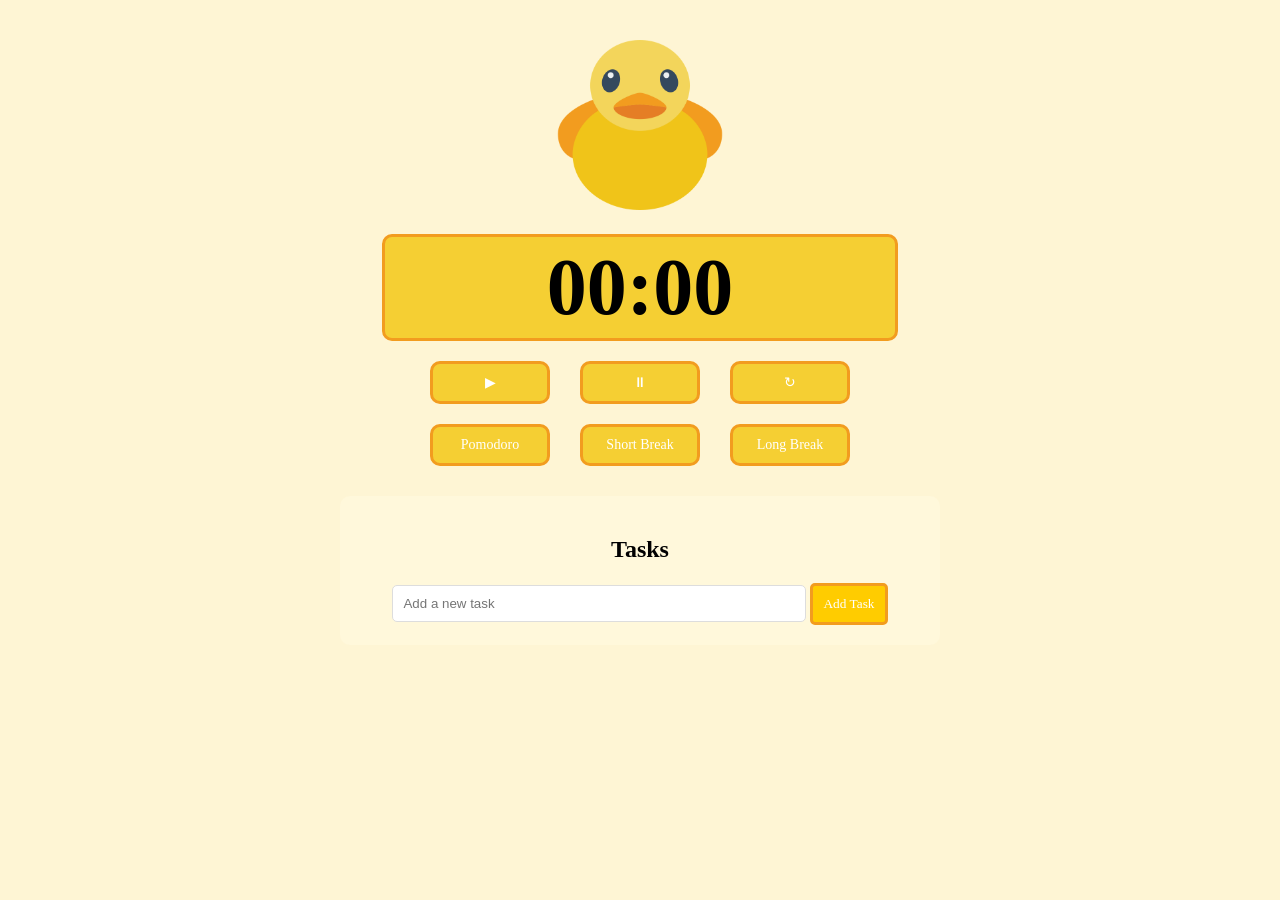
<file: index.html>
<!DOCTYPE html>
<html lang="en">
<head>
  <meta charset="UTF-8">
  <meta name="viewport" content="width=device-width, initial-scale=1.0">
  <title>Rubber Duck Pomodoro Timer</title>
  <link rel="stylesheet" href="duckStyle.css">
</head>
<body>
  <div class="container">
    <header>
      <img src="assets/images/rubber-duck.png" alt="Rubber Duck" class="rubber-duck">
    </header>
    <main>
      <div class="timer">
        <h1 id="time-display">00:00</h1>
        <div class="controls">
          <button id="start">▶</button>
          <button id="pause">⏸</button>
          <button id="reset">↻</button>
        </div>
        <div class="modes">
          <button id="pomodoro">Pomodoro</button>
          <button id="short-break">Short Break</button>
          <button id="long-break">Long Break</button>
        </div>
      </div>
      <div class="tasks">
        <h2>Tasks</h2>
        <div id="task-list"></div>
        <input type="text" id="new-task" placeholder="Add a new task">
        <button id="add-task">Add Task</button>
      </div>
    </main>
  </div>
  <script src="ducktimer.js"></script>
</body>
</html>
</file>
<file: duckStyle.css>
/* General Styling */
body {
  font-family: URW Chancery L, cursive;
  font-weight: lighter;
  text-align: center;
  margin: 0;
  padding: 0;
  background-color: #fef5d4;
}

.container {
  max-width: 600px;
  margin: 0 auto;
  padding: 20px;
}

header {
  margin-bottom: 10px;
  margin-top: 20px;
}

.rubber-duck {
  width: 170px;
  height: auto;
}

/* Timer Styling */
.timer {
  margin-bottom: 20px;
}

#time-display {
  font-size: 80px;
  color: #000000;
  background-color: #f5cf33;
  padding: 5px;
  margin: 10px auto;
  display: inline-block;
  border: 3px solid #F29C1F;
  border-radius: 10px;
  width: 500px;
  text-align: center;
}

/* Controls Styling */
.controls button,
.modes button {
  font-family: URW Chancery L, cursive;
  font-size: 14px;
  margin: 10px;
  padding: 10px;
  background: #f5cf33;
  border: 3px solid #F29C1F;
  border-radius: 10px;
  color: white;
  cursor: pointer;
  width: 120px;
}

.controls button:hover,
.modes button:hover {
  background: #ffa31a;
  transition: 300ms;
}

/* Buttons as Rectangles */
.controls {
  display: flex;
  justify-content: center;
  gap: 10px;
}

.modes {
  display: flex;
  justify-content: center;
  gap: 10px;
}

/* Tasks Section */
.tasks {
  background: #fff8db;
  padding: 20px;
  border-radius: 10px;
}

#task-list {
  margin: 10px 0;
  text-align: left;
}

.task-item {
  display: flex;
  justify-content: space-between;
  align-items: center;
  margin: 5px 0;
}

.task-item input[type="checkbox"] {
  margin-right: 10px;
}

#new-task {
  width: 70%;
  padding: 10px;
  border: 1px solid #ddd;
  border-radius: 5px;
}

#add-task {
  font-family: URW Chancery L, cursive;
  padding: 10px;
  background: #ffcc00;
  border: 3px solid #F29C1F;
  border-radius: 5px;
  color: white;
  cursor: pointer;
  transition: 300ms;
}

#add-task:hover {
  background: #ffa31a;
}
</file>
